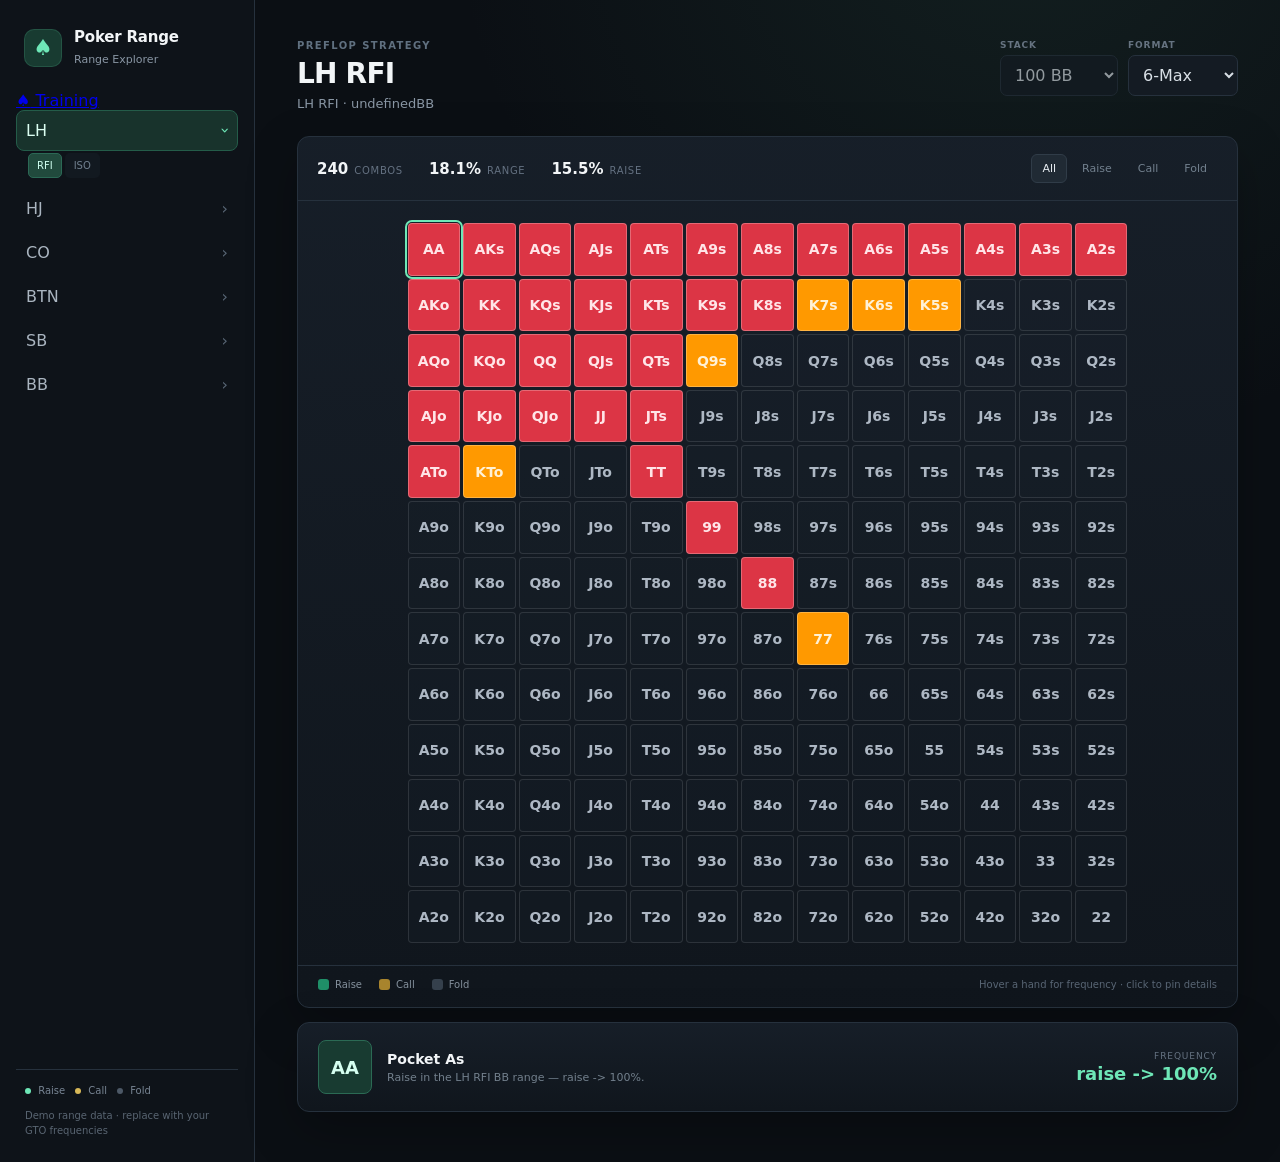
<file: index.html>
<!DOCTYPE html>
<html lang="en">
<head>
  <meta charset="UTF-8">
  <meta name="viewport" content="width=device-width, initial-scale=1.0">
  <title>Poker Range Explorer</title>
  <link rel="stylesheet" href="styles.css">
</head>
<body>

<div class="app">

  <aside class="sidebar">

    <div class="brand">
      <div class="brand-mark">♠</div>
      <div>
        <h1>Poker Range</h1>
        <span>Range Explorer</span>
      </div>
    </div>


    <!-- Training -->
    <a href="training.html" class="training-button">
      <span>♠</span>
      Training
    </a>


    <div class="position-list" id="position-list"></div>

    <div class="sidebar-footer">
      <div class="legend-mini">
        <span><i class="dot raise"></i> Raise</span>
        <span><i class="dot call"></i> Call</span>
        <span><i class="dot fold"></i> Fold</span>
      </div>

      <p>Demo range data · replace with your GTO frequencies</p>
    </div>

  </aside>


  <main class="main">

    <header class="topbar">

      <div>
        <div class="eyebrow">Preflop Strategy</div>

        <h2 id="range-title">CO RFI</h2>

        <p id="range-subtitle">
          Cutoff opens first-in against the remaining players.
        </p>
      </div>


      <div class="controls">

        <label>
          <span>Stack</span>

          <select id="stack" disabled>
            <option>100 BB</option>
          </select>
        </label>


        <label>
          <span>Format</span>

          <select id="format">
            <option value="6max">6-Max</option>
            <option value="9max">9-Max</option>
          </select>
        </label>

      </div>

    </header>


    <section class="range-card">

      <div class="range-toolbar">

        <div class="stats">

          <div>
            <strong id="combo-count">169</strong>
            <span>combos</span>
          </div>

          <div>
            <strong id="range-percent">—</strong>
            <span>range</span>
          </div>

          <div>
            <strong id="raise-percent">—</strong>
            <span>raise</span>
          </div>

        </div>


        <div class="action-filter">

          <button class="filter active" data-action="all">
            All
          </button>

          <button class="filter" data-action="raise">
            Raise
          </button>

          <button class="filter" data-action="call">
            Call
          </button>

          <button class="filter" data-action="fold">
            Fold
          </button>

        </div>

      </div>


      <div class="grid-wrap">
        <div
          class="hand-grid"
          id="hand-grid"
          aria-label="Poker starting hand range">
        </div>
      </div>


      <div class="legend">

        <div>
          <span class="swatch raise"></span>
          <span>Raise</span>
        </div>

        <div>
          <span class="swatch call"></span>
          <span>Call</span>
        </div>

        <div>
          <span class="swatch fold"></span>
          <span>Fold</span>
        </div>

        <div class="legend-note">
          Hover a hand for frequency · click to pin details
        </div>

      </div>

    </section>


    <section class="details-card" id="details-card">

      <div class="details-hand" id="details-hand">
        AA
      </div>

      <div class="details-main">

        <h3 id="details-title">
          Pocket Aces
        </h3>

        <p id="details-copy">
          Click any hand in the matrix to inspect its action and frequency.
        </p>

      </div>

      <div class="frequency">

        <span>Frequency</span>

        <strong id="details-frequency">
          100%
        </strong>

      </div>

    </section>

  </main>

</div>

<script src="data/ranges/main.js"></script>
<script src="data/ranges/LH/rfi.js"></script>
<script src="data/ranges/LH/iso.js"></script>
<script src="data/ranges/HJ/rfi.js"></script>
<script src="data/ranges/CO/rfi.js"></script>
<script src="data/ranges/BTN/rfi.js"></script>
<script src="script.js"></script>

</body>
</html>
</file>
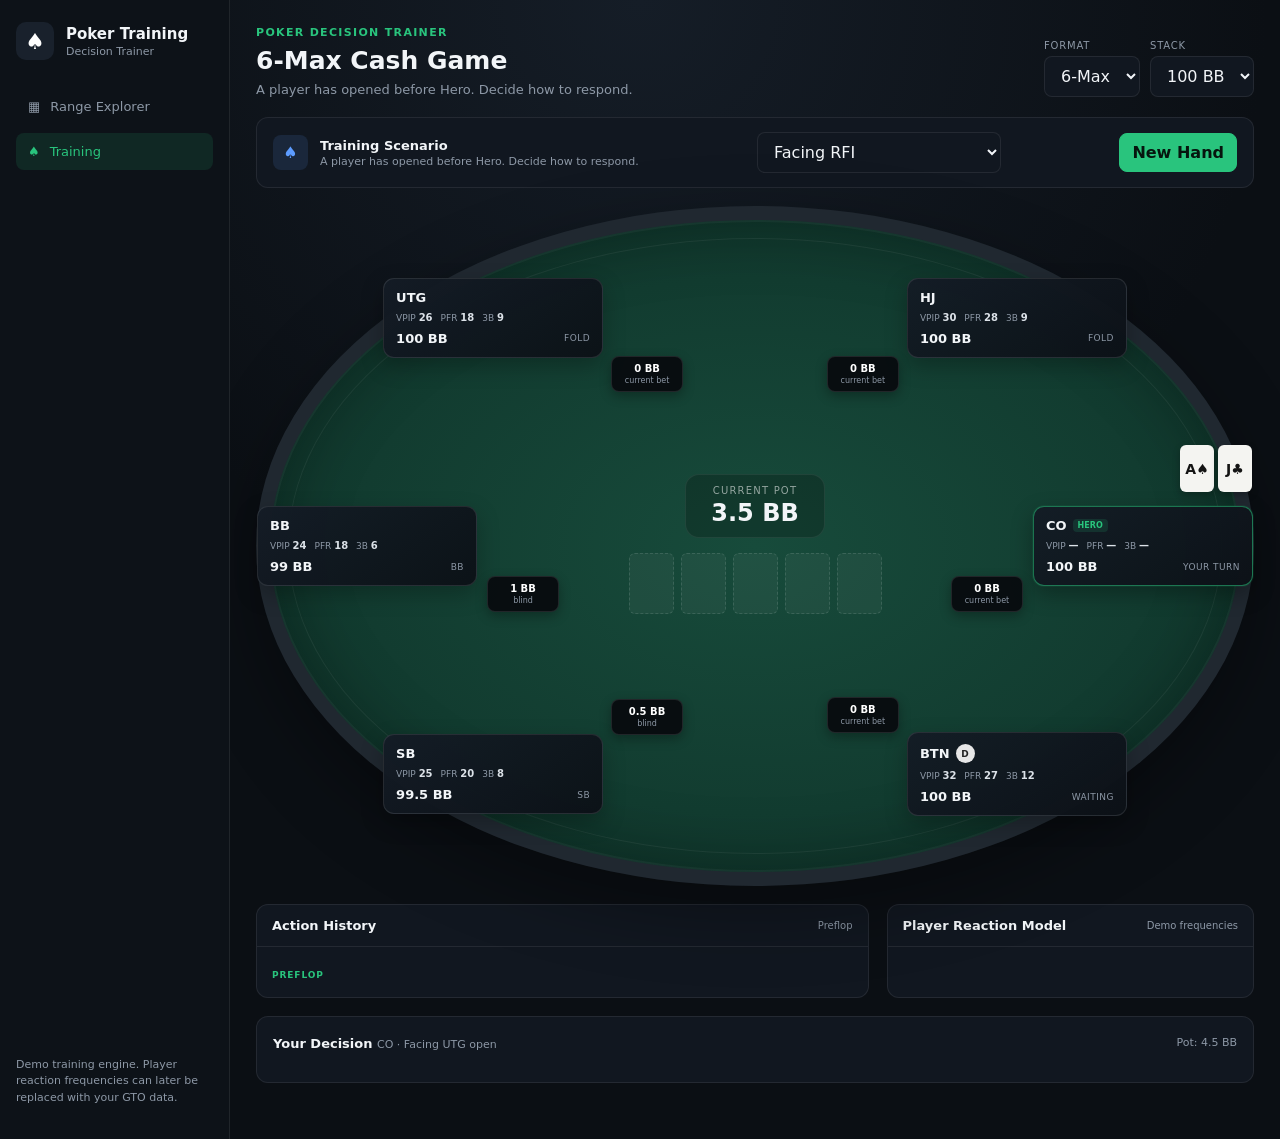
<file: training.html>
<!DOCTYPE html>
<html lang="en">
<head>
  <meta charset="UTF-8">
  <meta name="viewport" content="width=device-width, initial-scale=1.0">

  <title>Poker Training</title>

  <style>
    :root {
      --bg: #0b0f14;
      --panel: #111720;
      --panel-2: #151c26;
      --border: rgba(255,255,255,.08);
      --text: #f2f5f8;
      --muted: #8d98a6;
      --green: #29c47d;
      --green-dark: #123e2b;
      --red: #ef6262;
      --yellow: #e4b84b;
      --blue: #5d9cff;
      --table: #123d31;
      --table-dark: #0b2b22;
    }

    * {
      box-sizing: border-box;
    }

    body {
      margin: 0;
      min-height: 100vh;
      background:
        radial-gradient(circle at top, #151d27 0%, #0b0f14 48%);
      color: var(--text);
      font-family:
        Inter,
        ui-sans-serif,
        system-ui,
        -apple-system,
        BlinkMacSystemFont,
        "Segoe UI",
        sans-serif;
    }

    button,
    select {
      font: inherit;
    }

    button {
      cursor: pointer;
    }

    .app {
      min-height: 100vh;
      display: flex;
    }

    /* -------------------------------------------------- */
    /* SIDEBAR */
    /* -------------------------------------------------- */

    .sidebar {
      width: 230px;
      min-height: 100vh;
      padding: 22px 16px;
      border-right: 1px solid var(--border);
      background: #0d1218;
      display: flex;
      flex-direction: column;
    }

    .brand {
      display: flex;
      align-items: center;
      gap: 12px;
      margin-bottom: 28px;
    }

    .brand-mark {
      width: 38px;
      height: 38px;
      border-radius: 10px;
      display: grid;
      place-items: center;
      background: #19212c;
      color: white;
      font-size: 22px;
    }

    .brand h1 {
      margin: 0;
      font-size: 15px;
    }

    .brand span {
      display: block;
      margin-top: 2px;
      color: var(--muted);
      font-size: 11px;
    }

    .nav-link {
      display: flex;
      align-items: center;
      gap: 10px;
      padding: 11px 12px;
      border-radius: 8px;
      color: var(--muted);
      text-decoration: none;
      font-size: 13px;
      margin-bottom: 8px;
    }

    .nav-link:hover {
      background: rgba(255,255,255,.05);
      color: var(--text);
    }

    .nav-link.active {
      background: rgba(41,196,125,.12);
      color: var(--green);
    }

    .sidebar-footer {
      margin-top: auto;
      color: var(--muted);
      font-size: 11px;
      line-height: 1.5;
    }

    /* -------------------------------------------------- */
    /* MAIN */
    /* -------------------------------------------------- */

    .main {
      flex: 1;
      min-width: 0;
      padding: 26px;
      overflow-x: hidden;
    }

    .topbar {
      max-width: 1500px;
      margin: 0 auto 20px;
      display: flex;
      justify-content: space-between;
      gap: 20px;
      align-items: flex-end;
    }

    .eyebrow {
      color: var(--green);
      font-size: 11px;
      font-weight: 700;
      text-transform: uppercase;
      letter-spacing: .12em;
      margin-bottom: 7px;
    }

    h2 {
      margin: 0;
      font-size: 25px;
    }

    .topbar p {
      margin: 7px 0 0;
      color: var(--muted);
      font-size: 13px;
    }

    .controls {
      display: flex;
      gap: 10px;
      flex-wrap: wrap;
    }

    .control {
      display: flex;
      flex-direction: column;
      gap: 5px;
    }

    .control span {
      font-size: 10px;
      color: var(--muted);
      text-transform: uppercase;
      letter-spacing: .08em;
    }

    select,
    .new-hand {
      border: 1px solid var(--border);
      background: var(--panel);
      color: var(--text);
      border-radius: 8px;
      padding: 9px 12px;
      outline: none;
    }

    .new-hand {
      background: var(--green);
      color: #06150e;
      border-color: var(--green);
      font-weight: 800;
    }

    .new-hand:hover {
      filter: brightness(1.08);
    }

    /* -------------------------------------------------- */
    /* SCENARIO BAR */
    /* -------------------------------------------------- */

    .scenario-bar {
      max-width: 1500px;
      margin: 0 auto 18px;
      padding: 14px 16px;
      border: 1px solid var(--border);
      background: var(--panel);
      border-radius: 12px;

      display: flex;
      align-items: center;
      justify-content: space-between;
      gap: 15px;
      flex-wrap: wrap;
    }

    .scenario-info {
      display: flex;
      align-items: center;
      gap: 12px;
    }

    .scenario-icon {
      width: 35px;
      height: 35px;
      border-radius: 8px;
      display: grid;
      place-items: center;
      background: rgba(93,156,255,.12);
      color: var(--blue);
    }

    .scenario-info strong {
      display: block;
      font-size: 13px;
    }

    .scenario-info span {
      display: block;
      color: var(--muted);
      font-size: 11px;
      margin-top: 2px;
    }

    /* -------------------------------------------------- */
    /* TABLE */
    /* -------------------------------------------------- */

    .table-container {
      max-width: 1500px;
      margin: 0 auto;
    }

    .poker-table {
      position: relative;
      width: 100%;
      height: 680px;
      min-height: 680px;
      border-radius: 50%;
      background:
        radial-gradient(
          ellipse at center,
          #174b3b 0%,
          #123c30 58%,
          #0c2d24 100%
        );

      border: 14px solid #202830;
      box-shadow:
        inset 0 0 0 2px rgba(255,255,255,.04),
        inset 0 0 70px rgba(0,0,0,.3),
        0 25px 70px rgba(0,0,0,.35);
    }

    .table-felt {
      position: absolute;
      inset: 18px;
      border-radius: 50%;
      border: 1px solid rgba(255,255,255,.06);
      pointer-events: none;
    }

    /* -------------------------------------------------- */
    /* CENTER */
    /* -------------------------------------------------- */

    .table-center {
      position: absolute;
      left: 50%;
      top: 50%;
      transform: translate(-50%, -50%);
      width: 420px;
      text-align: center;
      pointer-events: none;
    }

    .pot-display {
      display: inline-flex;
      flex-direction: column;
      align-items: center;
      padding: 10px 25px;
      border-radius: 14px;
      background: rgba(0,0,0,.22);
      border: 1px solid rgba(255,255,255,.07);
      margin-bottom: 15px;
    }

    .pot-label {
      color: rgba(255,255,255,.55);
      font-size: 10px;
      text-transform: uppercase;
      letter-spacing: .12em;
    }

    .pot-value {
      margin-top: 3px;
      font-size: 24px;
      font-weight: 800;
    }

    .board {
      display: flex;
      justify-content: center;
      gap: 7px;
      min-height: 65px;
    }

    .card {
      width: 45px;
      height: 61px;
      border-radius: 6px;
      background: #f4f4f1;
      color: #141414;
      display: grid;
      place-items: center;
      font-weight: 800;
      font-size: 17px;
      box-shadow: 0 3px 7px rgba(0,0,0,.25);
    }

    .card.red {
      color: #d63838;
    }

    .card.empty {
      background: rgba(255,255,255,.045);
      border: 1px dashed rgba(255,255,255,.12);
      color: transparent;
      box-shadow: none;
    }

    /* -------------------------------------------------- */
    /* PLAYER SEATS */
    /* -------------------------------------------------- */

    .seat {
      position: absolute;
      width: 220px;
      transform: translate(-50%, -50%);
    }

    .seat-utg {
      left: 23%;
      top: 15%;
    }

    .seat-hj {
      left: 77%;
      top: 15%;
    }

    .seat-co {
      left: 90%;
      top: 50%;
    }

    .seat-btn {
      left: 77%;
      top: 85%;
    }

    .seat-sb {
      left: 23%;
      top: 85%;
    }

    .seat-bb {
      left: 10%;
      top: 50%;
    }

    .player-hud {
      position: relative;
      padding: 11px 12px;
      border: 1px solid rgba(255,255,255,.10);
      background:
        linear-gradient(
          145deg,
          rgba(20,28,38,.97),
          rgba(12,17,23,.97)
        );
      border-radius: 11px;
      box-shadow: 0 8px 22px rgba(0,0,0,.25);
    }

    .player-hud.hero {
      border-color: rgba(41,196,125,.55);
      box-shadow:
        0 0 0 1px rgba(41,196,125,.08),
        0 8px 22px rgba(0,0,0,.3);
    }

    .player-top {
      display: flex;
      justify-content: space-between;
      align-items: center;
      gap: 8px;
    }

    .player-position {
      display: flex;
      align-items: center;
      gap: 6px;
      font-weight: 800;
      font-size: 13px;
    }

    .hero-badge {
      padding: 2px 5px;
      border-radius: 4px;
      background: rgba(41,196,125,.14);
      color: var(--green);
      font-size: 8px;
      font-weight: 800;
    }

    .dealer-badge {
      width: 19px;
      height: 19px;
      border-radius: 50%;
      display: grid;
      place-items: center;
      background: #e7e7e7;
      color: #222;
      font-size: 9px;
      font-weight: 900;
    }

    .stats-row {
      display: flex;
      gap: 8px;
      margin-top: 7px;
      color: var(--muted);
      font-size: 9px;
    }

    .stats-row strong {
      color: #dce2e8;
      font-size: 10px;
    }

    .stack-row {
      margin-top: 8px;
      display: flex;
      justify-content: space-between;
      align-items: center;
    }

    .stack {
      font-size: 13px;
      font-weight: 800;
    }

    .status {
      color: var(--muted);
      font-size: 9px;
      text-transform: uppercase;
      letter-spacing: .05em;
    }

    /* -------------------------------------------------- */
    /* BET CHIP */
    /* -------------------------------------------------- */

    .bet-marker {
      position: absolute;
      min-width: 72px;
      padding: 6px 9px;
      border-radius: 8px;
      background: rgba(8,11,15,.95);
      border: 1px solid rgba(255,255,255,.10);
      color: #fff;
      text-align: center;
      font-size: 10px;
      font-weight: 800;
      box-shadow: 0 4px 12px rgba(0,0,0,.3);
      white-space: nowrap;
    }

    .bet-marker span {
      display: block;
      color: var(--muted);
      font-size: 8px;
      font-weight: 500;
      margin-top: 2px;
    }

    .seat-utg .bet-marker {
      right: -80px;
      bottom: -34px;
    }

    .seat-hj .bet-marker {
      left: -80px;
      bottom: -34px;
    }

    .seat-co .bet-marker {
      left: -82px;
      top: 70px;
    }

    .seat-btn .bet-marker {
      left: -80px;
      top: -35px;
    }

    .seat-sb .bet-marker {
      right: -80px;
      top: -35px;
    }

    .seat-bb .bet-marker {
      right: -82px;
      top: 70px;
    }

    /* -------------------------------------------------- */
    /* HERO CARDS */
    /* -------------------------------------------------- */

    .hero-cards {
      position: absolute;
      display: flex;
      gap: 4px;
      top: -62px;
      right: 0;
    }

    .hero-cards .card {
      width: 34px;
      height: 47px;
      font-size: 14px;
    }

    /* -------------------------------------------------- */
    /* ACTION PANEL */
    /* -------------------------------------------------- */

    .below-table {
      max-width: 1500px;
      margin: 18px auto 0;
      display: grid;
      grid-template-columns: 1.25fr .75fr;
      gap: 18px;
    }

    .panel {
      border: 1px solid var(--border);
      background: var(--panel);
      border-radius: 12px;
      overflow: hidden;
    }

    .panel-header {
      padding: 13px 15px;
      border-bottom: 1px solid var(--border);
      display: flex;
      justify-content: space-between;
      align-items: center;
    }

    .panel-header h3 {
      margin: 0;
      font-size: 13px;
    }

    .panel-header span {
      color: var(--muted);
      font-size: 10px;
    }

    .action-history {
      padding: 12px 15px;
      max-height: 220px;
      overflow-y: auto;
    }

    .action-row {
      display: grid;
      grid-template-columns: 55px 1fr auto;
      gap: 10px;
      align-items: center;
      padding: 8px 0;
      border-bottom: 1px solid rgba(255,255,255,.045);
      font-size: 11px;
    }

    .action-row:last-child {
      border-bottom: 0;
    }

    .action-position {
      font-weight: 800;
    }

    .action-name {
      color: var(--muted);
    }

    .action-amount {
      font-weight: 800;
    }

    .street-label {
      margin: 11px 0 5px;
      color: var(--green);
      font-size: 9px;
      font-weight: 800;
      text-transform: uppercase;
      letter-spacing: .1em;
    }

    /* -------------------------------------------------- */
    /* REACTION PANEL */
    /* -------------------------------------------------- */

    .reaction-content {
      padding: 15px;
    }

    .reaction-player {
      margin-bottom: 13px;
    }

    .reaction-player:last-child {
      margin-bottom: 0;
    }

    .reaction-name {
      display: flex;
      justify-content: space-between;
      font-size: 11px;
      margin-bottom: 6px;
    }

    .reaction-name span {
      color: var(--muted);
    }

    .reaction-bars {
      display: flex;
      height: 7px;
      overflow: hidden;
      border-radius: 5px;
      background: #202731;
    }

    .reaction-bars div {
      height: 100%;
    }

    .reaction-fold {
      background: #59616d;
    }

    .reaction-call {
      background: #5d9cff;
    }

    .reaction-raise {
      background: var(--green);
    }

    .reaction-fourbet {
      background: var(--yellow);
    }

    .reaction-legend {
      display: flex;
      gap: 9px;
      margin-top: 6px;
      color: var(--muted);
      font-size: 8px;
    }

    .legend-dot {
      display: inline-block;
      width: 6px;
      height: 6px;
      border-radius: 50%;
      margin-right: 3px;
    }

    /* -------------------------------------------------- */
    /* DECISION */
    /* -------------------------------------------------- */

    .decision-panel {
      max-width: 1500px;
      margin: 18px auto 30px;
      padding: 16px;
      border: 1px solid var(--border);
      background: var(--panel);
      border-radius: 12px;
    }

    .decision-header {
      display: flex;
      justify-content: space-between;
      align-items: center;
      gap: 15px;
    }

    .decision-header strong {
      font-size: 13px;
    }

    .decision-header span {
      color: var(--muted);
      font-size: 11px;
    }

    .decision-buttons {
      display: flex;
      flex-wrap: wrap;
      gap: 9px;
      margin-top: 14px;
    }

    .decision-button {
      flex: 1;
      min-width: 100px;
      border: 1px solid var(--border);
      border-radius: 8px;
      padding: 12px;
      color: var(--text);
      background: #181f28;
      font-weight: 800;
      font-size: 12px;
    }

    .decision-button:hover {
      border-color: rgba(255,255,255,.2);
      background: #202934;
    }

    .decision-button.primary {
      background: rgba(41,196,125,.13);
      border-color: rgba(41,196,125,.35);
      color: var(--green);
    }

    .decision-button.danger {
      background: rgba(239,98,98,.10);
      border-color: rgba(239,98,98,.25);
      color: #f17b7b;
    }

    .feedback {
      display: none;
      margin-top: 14px;
      padding: 12px;
      border-radius: 8px;
      font-size: 11px;
      line-height: 1.5;
    }

    .feedback.show {
      display: block;
    }

    .feedback.correct {
      background: rgba(41,196,125,.09);
      border: 1px solid rgba(41,196,125,.2);
      color: #9be7c4;
    }

    .feedback.incorrect {
      background: rgba(239,98,98,.08);
      border: 1px solid rgba(239,98,98,.2);
      color: #f2a3a3;
    }

    /* -------------------------------------------------- */
    /* RESPONSIVE */
    /* -------------------------------------------------- */

    @media (max-width: 1100px) {
      .sidebar {
        width: 190px;
      }

      .poker-table {
        height: 600px;
        min-height: 600px;
      }

      .seat {
        width: 190px;
      }

      .player-hud {
        padding: 9px;
      }

      .below-table {
        grid-template-columns: 1fr;
      }
    }

    @media (max-width: 800px) {
      .app {
        display: block;
      }

      .sidebar {
        width: 100%;
        min-height: auto;
        border-right: 0;
        border-bottom: 1px solid var(--border);
      }

      .sidebar-footer {
        display: none;
      }

      .main {
        padding: 15px;
      }

      .topbar {
        display: block;
      }

      .controls {
        margin-top: 15px;
      }

      .poker-table {
        height: 720px;
        min-height: 720px;
        border-radius: 35px;
      }

      .seat {
        width: 175px;
      }

      .seat-utg {
        left: 25%;
        top: 14%;
      }

      .seat-hj {
        left: 75%;
        top: 14%;
      }

      .seat-co {
        left: 86%;
        top: 42%;
      }

      .seat-btn {
        left: 75%;
        top: 84%;
      }

      .seat-sb {
        left: 25%;
        top: 84%;
      }

      .seat-bb {
        left: 14%;
        top: 42%;
      }

      .table-center {
        width: 300px;
      }

      .card {
        width: 38px;
        height: 53px;
      }
    }

    @media (max-width: 560px) {
      .poker-table {
        height: 760px;
        min-height: 760px;
        border-width: 8px;
      }

      .seat {
        width: 145px;
      }

      .stats-row {
        gap: 5px;
        font-size: 8px;
      }

      .stats-row strong {
        font-size: 9px;
      }

      .player-position {
        font-size: 11px;
      }

      .stack {
        font-size: 11px;
      }

      .table-center {
        width: 230px;
      }

      .pot-display {
        padding: 8px 15px;
      }

      .pot-value {
        font-size: 19px;
      }

      .card {
        width: 32px;
        height: 46px;
        font-size: 13px;
      }

      .below-table {
        display: block;
      }

      .panel {
        margin-bottom: 15px;
      }
    }
  </style>
</head>

<body>

<div class="app">

  <!-- SIDEBAR -->

  <aside class="sidebar">

    <div class="brand">
      <div class="brand-mark">♠</div>

      <div>
        <h1>Poker Training</h1>
        <span>Decision Trainer</span>
      </div>
    </div>

    <a href="index.html" class="nav-link">
      <span>▦</span>
      Range Explorer
    </a>

    <a href="training.html" class="nav-link active">
      <span>♠</span>
      Training
    </a>

    <div class="sidebar-footer">
      <p>
        Demo training engine.
        Player reaction frequencies can later
        be replaced with your GTO data.
      </p>
    </div>

  </aside>


  <!-- MAIN -->

  <main class="main">

    <header class="topbar">

      <div>
        <div class="eyebrow">Poker Decision Trainer</div>

        <h2 id="page-title">
          6-Max Cash Game
        </h2>

        <p id="scenario-description">
          Face a preflop raise and make the correct decision.
        </p>
      </div>


      <div class="controls">

        <label class="control">
          <span>Format</span>

          <select id="format-select">
            <option value="6max">6-Max</option>
          </select>
        </label>

        <label class="control">
          <span>Stack</span>

          <select id="stack-select">
            <option value="100">100 BB</option>
            <option value="50">50 BB</option>
            <option value="25">25 BB</option>
          </select>
        </label>

      </div>

    </header>


    <!-- SCENARIO SELECTOR -->

    <section class="scenario-bar">

      <div class="scenario-info">

        <div class="scenario-icon">
          ♠
        </div>

        <div>
          <strong>Training Scenario</strong>
          <span id="scenario-help">
            Select the type of poker situation you want to train.
          </span>
        </div>

      </div>


      <select id="scenario-select">

        <option value="rfi">
          RFI — Open First In
        </option>

        <option value="facing-rfi" selected>
          Facing RFI
        </option>

        <option value="facing-3bet">
          Facing 3-Bet
        </option>

        <option value="blind-vs-blind">
          Blind vs Blind
        </option>

        <option value="limped-pot">
          Limped Pot
        </option>

        <option value="3bet-pot">
          3-Bet Pot
        </option>

        <option value="4bet-pot">
          4-Bet Pot
        </option>

        <option value="flop-srp">
          Flop — Single Raised Pot
        </option>

        <option value="flop-3bet">
          Flop — 3-Bet Pot
        </option>

        <option value="turn">
          Turn Decision
        </option>

        <option value="river">
          River Decision
        </option>

      </select>


      <button class="new-hand" id="new-hand">
        New Hand
      </button>

    </section>


    <!-- POKER TABLE -->

    <section class="table-container">

      <div class="poker-table">

        <div class="table-felt"></div>


        <!-- CENTER OF TABLE -->

        <div class="table-center">

          <div class="pot-display">

            <div class="pot-label">
              Current Pot
            </div>

            <div class="pot-value" id="pot-value">
              3.5 BB
            </div>

          </div>


          <div class="board" id="board">

            <div class="card empty"></div>
            <div class="card empty"></div>
            <div class="card empty"></div>
            <div class="card empty"></div>
            <div class="card empty"></div>

          </div>

        </div>


        <!-- UTG -->

        <div class="seat seat-utg" data-position="UTG">

          <div class="player-hud" id="hud-UTG">

            <div class="player-top">

              <div class="player-position">
                <span>UTG</span>
              </div>

            </div>

            <div class="stats-row">
              <span>VPIP <strong id="vpip-UTG">21</strong></span>
              <span>PFR <strong id="pfr-UTG">17</strong></span>
              <span>3B <strong id="threebet-UTG">7</strong></span>
            </div>

            <div class="stack-row">
              <span class="stack" id="stack-UTG">100 BB</span>
              <span class="status" id="status-UTG">Waiting</span>
            </div>

          </div>

          <div class="bet-marker" id="bet-UTG">
            0 BB
            <span>current bet</span>
          </div>

        </div>


        <!-- HJ -->

        <div class="seat seat-hj" data-position="HJ">

          <div class="player-hud" id="hud-HJ">

            <div class="player-top">

              <div class="player-position">
                <span>HJ</span>
              </div>

            </div>

            <div class="stats-row">
              <span>VPIP <strong id="vpip-HJ">24</strong></span>
              <span>PFR <strong id="pfr-HJ">19</strong></span>
              <span>3B <strong id="threebet-HJ">8</strong></span>
            </div>

            <div class="stack-row">
              <span class="stack" id="stack-HJ">100 BB</span>
              <span class="status" id="status-HJ">Waiting</span>
            </div>

          </div>

          <div class="bet-marker" id="bet-HJ">
            0 BB
            <span>current bet</span>
          </div>

        </div>


        <!-- CO -->

        <div class="seat seat-co" data-position="CO">

          <div class="player-hud hero" id="hud-CO">

            <div class="hero-cards" id="hero-cards">
              <div class="card">A♠</div>
              <div class="card">J♣</div>
            </div>

            <div class="player-top">

              <div class="player-position">

                <span>CO</span>

                <span class="hero-badge">
                  HERO
                </span>

              </div>

            </div>

            <div class="stats-row">
              <span>VPIP <strong>—</strong></span>
              <span>PFR <strong>—</strong></span>
              <span>3B <strong>—</strong></span>
            </div>

            <div class="stack-row">
              <span class="stack" id="stack-CO">100 BB</span>
              <span class="status" id="status-CO">YOUR TURN</span>
            </div>

          </div>

          <div class="bet-marker" id="bet-CO">
            0 BB
            <span>current bet</span>
          </div>

        </div>


        <!-- BTN -->

        <div class="seat seat-btn" data-position="BTN">

          <div class="player-hud" id="hud-BTN">

            <div class="player-top">

              <div class="player-position">

                <span>BTN</span>

                <span class="dealer-badge">
                  D
                </span>

              </div>

            </div>

            <div class="stats-row">
              <span>VPIP <strong id="vpip-BTN">32</strong></span>
              <span>PFR <strong id="pfr-BTN">27</strong></span>
              <span>3B <strong id="threebet-BTN">12</strong></span>
            </div>

            <div class="stack-row">
              <span class="stack" id="stack-BTN">100 BB</span>
              <span class="status" id="status-BTN">Waiting</span>
            </div>

          </div>

          <div class="bet-marker" id="bet-BTN">
            0 BB
            <span>current bet</span>
          </div>

        </div>


        <!-- SB -->

        <div class="seat seat-sb" data-position="SB">

          <div class="player-hud" id="hud-SB">

            <div class="player-top">

              <div class="player-position">
                <span>SB</span>
              </div>

            </div>

            <div class="stats-row">
              <span>VPIP <strong id="vpip-SB">25</strong></span>
              <span>PFR <strong id="pfr-SB">20</strong></span>
              <span>3B <strong id="threebet-SB">8</strong></span>
            </div>

            <div class="stack-row">
              <span class="stack" id="stack-SB">99.5 BB</span>
              <span class="status" id="status-SB">SB</span>
            </div>

          </div>

          <div class="bet-marker" id="bet-SB">
            0.5 BB
            <span>blind</span>
          </div>

        </div>


        <!-- BB -->

        <div class="seat seat-bb" data-position="BB">

          <div class="player-hud" id="hud-BB">

            <div class="player-top">

              <div class="player-position">
                <span>BB</span>
              </div>

            </div>

            <div class="stats-row">
              <span>VPIP <strong id="vpip-BB">24</strong></span>
              <span>PFR <strong id="pfr-BB">18</strong></span>
              <span>3B <strong id="threebet-BB">6</strong></span>
            </div>

            <div class="stack-row">
              <span class="stack" id="stack-BB">99 BB</span>
              <span class="status" id="status-BB">BB</span>
            </div>

          </div>

          <div class="bet-marker" id="bet-BB">
            1 BB
            <span>blind</span>
          </div>

        </div>

      </div>

    </section>


    <!-- LOWER INFORMATION -->

    <section class="below-table">

      <!-- ACTION HISTORY -->

      <div class="panel">

        <div class="panel-header">

          <h3>Action History</h3>

          <span id="street-display">
            Preflop
          </span>

        </div>

        <div class="action-history" id="action-history">

          <div class="street-label">
            Preflop
          </div>

        </div>

      </div>


      <!-- PLAYER REACTIONS -->

      <div class="panel">

        <div class="panel-header">

          <h3>Player Reaction Model</h3>

          <span>Demo frequencies</span>

        </div>

        <div class="reaction-content" id="reaction-content">

        </div>

      </div>

    </section>


    <!-- DECISION -->

    <section class="decision-panel">

      <div class="decision-header">

        <div>
          <strong id="decision-title">
            Your Decision
          </strong>

          <span id="decision-subtitle">
            CO · Facing UTG open
          </span>
        </div>

        <span id="decision-pot">
          Pot: 4.5 BB
        </span>

      </div>


      <div class="decision-buttons" id="decision-buttons">

      </div>


      <div class="feedback" id="feedback">

      </div>

    </section>

  </main>

</div>


<script>

  /* ==================================================
     TRAINING DATA
  ================================================== */

  const positions = [
    "UTG",
    "HJ",
    "CO",
    "BTN",
    "SB",
    "BB"
  ];


  const scenarioDescriptions = {

    "rfi":
      "Choose whether Hero should open the pot first-in.",

    "facing-rfi":
      "A player has opened before Hero. Decide how to respond.",

    "facing-3bet":
      "Hero opened and is now facing a 3-bet.",

    "blind-vs-blind":
      "A blind-vs-blind situation with a wide range.",

    "limped-pot":
      "A player has limped and Hero must decide how to respond.",

    "3bet-pot":
      "Hero is playing a pot that was 3-bet preflop.",

    "4bet-pot":
      "Hero is facing a 4-bet decision.",

    "flop-srp":
      "A single-raised pot has reached the flop.",

    "flop-3bet":
      "A 3-bet pot has reached the flop.",

    "turn":
      "The hand has reached the turn and Hero must act.",

    "river":
      "The hand has reached the river and Hero must act."
  };


  /*
    Player profiles.

    These are intentionally separated from the
    table state so they can later be replaced by
    real population or GTO reaction data.
  */

  const playerProfiles = {

    TAG: {
      reactions: {
        fold: 45,
        call: 35,
        raise: 20
      }
    },

    REG: {
      reactions: {
        fold: 35,
        call: 40,
        raise: 25
      }
    },

    LAG: {
      reactions: {
        fold: 25,
        call: 35,
        raise: 40
      }
    },

    FISH: {
      reactions: {
        fold: 20,
        call: 55,
        raise: 25
      }
    }
  };


  /* ==================================================
     STATE
  ================================================== */

  let state = null;


  /* ==================================================
     HELPERS
  ================================================== */

  function random(min, max) {
    return Math.floor(
      Math.random() * (max - min + 1)
    ) + min;
  }


  function randomChoice(array) {
    return array[
      Math.floor(Math.random() * array.length)
    ];
  }


  function generateStats() {

    const vpip = random(18, 38);

    const pfr = random(
      Math.max(12, vpip - 8),
      Math.max(13, vpip - 2)
    );

    const threeBet = random(4, 14);

    return {
      vpip,
      pfr,
      threeBet
    };
  }


  function determineProfile(stats) {

    if (stats.vpip >= 32) {
      return "LAG";
    }

    if (stats.vpip >= 27) {
      return "FISH";
    }

    if (
      stats.vpip <= 22 &&
      stats.pfr <= 19
    ) {
      return "TAG";
    }

    return "REG";
  }


  function randomCard() {

    const ranks = [
      "A",
      "K",
      "Q",
      "J",
      "T",
      "9",
      "8",
      "7",
      "6",
      "5",
      "4",
      "3",
      "2"
    ];

    const suits = [
      "♠",
      "♥",
      "♦",
      "♣"
    ];

    return (
      randomChoice(ranks) +
      randomChoice(suits)
    );
  }


  function generateCards(count) {

    const cards = [];

    while (cards.length < count) {

      const card = randomCard();

      if (!cards.includes(card)) {
        cards.push(card);
      }
    }

    return cards;
  }


  function cardIsRed(card) {

    return (
      card.includes("♥") ||
      card.includes("♦")
    );
  }


  /* ==================================================
     PLAYER GENERATION
  ================================================== */

  function createPlayers(heroPosition) {

    const players = {};

    positions.forEach(position => {

      const stats = generateStats();

      players[position] = {

        position,

        stack: Number(
          document.getElementById("stack-select").value
        ),

        vpip: stats.vpip,
        pfr: stats.pfr,
        threeBet: stats.threeBet,

        profile: determineProfile(stats),

        currentBet: 0,

        action: "waiting",

        folded: false,

        holeCards: []
      };

    });


    /*
      Hero does not need opponent statistics.
    */

    players[heroPosition].isHero = true;


    /*
      Blinds.
    */

    players.SB.currentBet = .5;

    players.BB.currentBet = 1;

    players.SB.stack -= .5;

    players.BB.stack -= 1;


    return players;
  }


  /* ==================================================
     SCENARIO GENERATION
  ================================================== */

  function generateScenario() {

    const scenario =
      document.getElementById("scenario-select").value;

    let heroPosition =
      randomChoice(positions);

    /*
      For easier training, make Hero a
      position relevant to the selected scenario.
    */

    if (scenario === "rfi") {
      heroPosition = randomChoice([
        "UTG",
        "HJ",
        "CO",
        "BTN"
      ]);
    }

    if (scenario === "facing-rfi") {
      heroPosition = randomChoice([
        "HJ",
        "CO",
        "BTN",
        "SB",
        "BB"
      ]);
    }

    if (scenario === "blind-vs-blind") {
      heroPosition = randomChoice([
        "SB",
        "BB"
      ]);
    }


    const players =
      createPlayers(heroPosition);


    const heroCards =
      generateCards(2);


    const board =
      generateCards(
        scenario === "flop-srp" ||
        scenario === "flop-3bet" ||
        scenario === "turn" ||
        scenario === "river"
          ? 5
          : 0
      );


    const actions = [];


    /*
      Start with blinds.
    */

    actions.push({
      position: "SB",
      action: "blind",
      amount: .5
    });

    actions.push({
      position: "BB",
      action: "blind",
      amount: 1
    });


    let pot = 1.5;


    /*
      Scenario: RFI
    */

    if (scenario === "rfi") {

      const hero = players[heroPosition];

      hero.action = "decision";

    }


    /*
      Scenario: Facing RFI
    */

    if (scenario === "facing-rfi") {

      const heroIndex =
        positions.indexOf(heroPosition);

      const possibleOpeners =
        positions.slice(0, heroIndex);

      let opener =
        randomChoice(
          possibleOpeners.length
            ? possibleOpeners
            : ["UTG"]
        );


      /*
        If Hero is in BB/SB, create a BTN/CO
        style opener.
      */

      if (
        heroPosition === "SB" ||
        heroPosition === "BB"
      ) {
        opener = "BTN";
      }


      players[opener].action = "raise";
      players[opener].currentBet = 2.5;
      players[opener].stack -= 2.5;

      actions.push({
        position: opener,
        action: "raise",
        amount: 2.5
      });


      pot += 2.5;


      positions.forEach(position => {

        if (
          position === heroPosition ||
          position === opener ||
          position === "SB" ||
          position === "BB"
        ) {
          return;
        }

        players[position].action = "fold";
        players[position].folded = true;

        actions.push({
          position,
          action: "fold"
        });

      });


      players[heroPosition].action = "decision";

    }


    /*
      Scenario: Facing 3-bet
    */

    if (scenario === "facing-3bet") {

      const opener = "CO";

      players[opener].action = "raise";
      players[opener].currentBet = 2.5;
      players[opener].stack -= 2.5;

      actions.push({
        position: opener,
        action: "raise",
        amount: 2.5
      });

      pot += 2.5;


      const threeBettor = "BTN";

      players[threeBettor].action = "3bet";
      players[threeBettor].currentBet = 9;
      players[threeBettor].stack -= 9;

      actions.push({
        position: threeBettor,
        action: "3bet",
        amount: 9
      });

      pot += 9;


      players[heroPosition].action = "decision";

    }


    /*
      Blind vs blind
    */

    if (scenario === "blind-vs-blind") {

      if (heroPosition === "BB") {

        players.SB.action = "raise";
        players.SB.currentBet = 3;
        players.SB.stack -= 3;

        actions.push({
          position: "SB",
          action: "raise",
          amount: 3
        });

        pot += 3;

      } else {

        players.SB.action = "decision";

      }


      players[heroPosition].action = "decision";
    }


    /*
      Limped pot
    */

    if (scenario === "limped-pot") {

      const limper = "CO";

      players[limper].action = "limp";
      players[limper].currentBet = 1;
      players[limper].stack -= 1;

      actions.push({
        position: limper,
        action: "limp",
        amount: 1
      });

      pot += 1;

      players[heroPosition].action = "decision";
    }


    /*
      3-bet / 4-bet pots
    */

    if (scenario === "3bet-pot") {

      players.CO.action = "raise";
      players.CO.currentBet = 2.5;
      players.CO.stack -= 2.5;

      actions.push({
        position: "CO",
        action: "raise",
        amount: 2.5
      });

      pot += 2.5;


      players.BTN.action = "3bet";
      players.BTN.currentBet = 9;
      players.BTN.stack -= 9;

      actions.push({
        position: "BTN",
        action: "3bet",
        amount: 9
      });

      pot += 9;

      players[heroPosition].action = "decision";
    }


    if (scenario === "4bet-pot") {

      players.CO.action = "raise";
      players.CO.currentBet = 2.5;
      players.CO.stack -= 2.5;

      actions.push({
        position: "CO",
        action: "raise",
        amount: 2.5
      });

      pot += 2.5;


      players.BTN.action = "3bet";
      players.BTN.currentBet = 9;
      players.BTN.stack -= 9;

      actions.push({
        position: "BTN",
        action: "3bet",
        amount: 9
      });

      pot += 9;


      players.CO.action = "4bet";
      players.CO.currentBet = 22;
      players.CO.stack -= 22;

      actions.push({
        position: "CO",
        action: "4bet",
        amount: 22
      });

      pot += 22;

      players[heroPosition].action = "decision";
    }


    /*
      Postflop scenarios.
    */

    if (
      scenario === "flop-srp" ||
      scenario === "flop-3bet" ||
      scenario === "turn" ||
      scenario === "river"
    ) {

      /*
        Create a believable preflop pot.
      */

      if (scenario === "flop-srp") {

        players.CO.action = "raise";
        players.CO.currentBet = 2.5;
        players.CO.stack -= 2.5;

        actions.push({
          position: "CO",
          action: "raise",
          amount: 2.5
        });

        pot += 2.5;

      }


      if (scenario === "flop-3bet") {

        players.CO.action = "raise";
        players.CO.currentBet = 2.5;
        players.CO.stack -= 2.5;

        actions.push({
          position: "CO",
          action: "raise",
          amount: 2.5
        });

        pot += 2.5;


        players.BTN.action = "3bet";
        players.BTN.currentBet = 9;
        players.BTN.stack -= 9;

        actions.push({
          position: "BTN",
          action: "3bet",
          amount: 9
        });

        pot += 9;

      }


      /*
        Add flop action.
      */

      if (
        scenario === "flop-srp" ||
        scenario === "flop-3bet"
      ) {

        const bettor =
          heroPosition === "CO"
            ? "BTN"
            : "CO";

        players[bettor].action = "bet";

        actions.push({
          street: "flop",
          position: bettor,
          action: "bet",
          amount: Math.round(pot * .5 * 10) / 10
        });

      }


      /*
        Turn and river have additional action.
      */

      if (scenario === "turn") {

        actions.push({
          street: "flop",
          position: "BTN",
          action: "check"
        });

        actions.push({
          street: "turn",
          position: "BTN",
          action: "bet",
          amount: 6
        });

        pot += 6;
      }


      if (scenario === "river") {

        actions.push({
          street: "flop",
          position: "BTN",
          action: "check"
        });

        actions.push({
          street: "turn",
          position: "BTN",
          action: "check"
        });

        actions.push({
          street: "river",
          position: "BTN",
          action: "bet",
          amount: 12
        });

        pot += 12;
      }


      players[heroPosition].action = "decision";

    }


    /*
      Determine decision actions.
    */

    let availableActions = [
      "fold",
      "call",
      "raise"
    ];


    if (scenario === "rfi") {
      availableActions = [
        "fold",
        "raise"
      ];
    }

    if (scenario === "limped-pot") {
      availableActions = [
        "check",
        "raise"
      ];
    }

    if (scenario === "facing-3bet") {
      availableActions = [
        "fold",
        "call",
        "4bet"
      ];
    }

    if (scenario === "4bet-pot") {
      availableActions = [
        "fold",
        "call",
        "all-in"
      ];
    }

    if (
      scenario === "flop-srp" ||
      scenario === "flop-3bet" ||
      scenario === "turn" ||
      scenario === "river"
    ) {
      availableActions = [
        "fold",
        "call",
        "raise"
      ];
    }


    /*
      Demo correct answer.

      This is intentionally simple.
      Later this can be replaced with
      exact hand/range/GTO frequencies.
    */

    const rank = heroCards[0][0];

    let correctAction = "fold";

    if (
      ["A", "K"].includes(rank)
    ) {
      correctAction = "raise";
    }

    if (
      ["Q", "J"].includes(rank)
    ) {
      correctAction =
        availableActions.includes("call")
          ? "call"
          : "raise";
    }


    if (scenario === "rfi") {
      correctAction =
        ["A", "K", "Q", "J", "T"].includes(rank)
          ? "raise"
          : "fold";
    }


    if (scenario === "facing-3bet") {

      correctAction =
        ["A", "K"].includes(rank)
          ? "4bet"
          : "call";

    }


    if (scenario === "4bet-pot") {

      correctAction =
        rank === "A"
          ? "all-in"
          : "fold";

    }


    if (
      !availableActions.includes(correctAction)
    ) {
      correctAction =
        availableActions[
          Math.min(
            1,
            availableActions.length - 1
          )
        ];
    }


    state = {

      scenario,

      hero: {
        position: heroPosition,
        cards: heroCards
      },

      players,

      board,

      actions,

      pot,

      availableActions,

      correctAction,

      answered: false

    };


    render();
  }


  /* ==================================================
     RENDER
  ================================================== */

  function render() {

    renderScenario();

    renderPlayers();

    renderBoard();

    renderActions();

    renderReactions();

    renderDecision();

  }


  function renderScenario() {

    const scenario =
      state.scenario;

    document.getElementById(
      "scenario-description"
    ).textContent =
      scenarioDescriptions[scenario];

    document.getElementById(
      "scenario-help"
    ).textContent =
      scenarioDescriptions[scenario];

  }


  function renderPlayers() {

    positions.forEach(position => {

      const player =
        state.players[position];

      document.getElementById(
        `vpip-${position}`
      ).textContent =
        player.vpip ?? "—";

      document.getElementById(
        `pfr-${position}`
      ).textContent =
        player.pfr ?? "—";

      document.getElementById(
        `threebet-${position}`
      ).textContent =
        player.threeBet ?? "—";


      document.getElementById(
        `stack-${position}`
      ).textContent =
        `${round(player.stack)} BB`;


      document.getElementById(
        `bet-${position}`
      ).innerHTML =
        `${round(player.currentBet)} BB
         <span>${betLabel(player)}</span>`;


      document.getElementById(
        `status-${position}`
      ).textContent =
        player.action === "decision"
          ? "YOUR TURN"
          : player.action;


      const hud =
        document.getElementById(
          `hud-${position}`
        );


      hud.classList.toggle(
        "hero",
        position === state.hero.position
      );

    });


    /*
      Update Hero position.

      Because the original HTML has a fixed
      CO hero layout, this moves the hero class
      visually but keeps the table stable.
    */

    positions.forEach(position => {

      const hud =
        document.getElementById(
          `hud-${position}`
        );

      const heroBadge =
        hud.querySelector(".hero-badge");

      if (position === state.hero.position) {

        if (!heroBadge) {

          const positionElement =
            hud.querySelector(".player-position");

          const badge =
            document.createElement("span");

          badge.className =
            "hero-badge";

          badge.textContent =
            "HERO";

          positionElement.appendChild(
            badge
          );
        }

      } else {

        if (heroBadge) {
          heroBadge.remove();
        }
      }

    });


    document.getElementById(
      "pot-value"
    ).textContent =
      `${round(state.pot)} BB`;

  }


  function betLabel(player) {

    if (player.currentBet === .5) {
      return "blind";
    }

    if (player.currentBet === 1) {
      return "blind";
    }

    if (player.action === "raise") {
      return "raise";
    }

    if (player.action === "3bet") {
      return "3-bet";
    }

    if (player.action === "4bet") {
      return "4-bet";
    }

    if (player.action === "bet") {
      return "bet";
    }

    if (player.action === "limp") {
      return "limp";
    }

    return "current bet";
  }


  function renderBoard() {

    const board =
      document.getElementById("board");

    board.innerHTML = "";


    const cards =
      state.board;


    for (let i = 0; i < 5; i++) {

      const card =
        document.createElement("div");

      if (cards[i]) {

        card.className =
          "card" +
          (
            cardIsRed(cards[i])
              ? " red"
              : ""
          );

        card.textContent =
          cards[i];

      } else {

        card.className =
          "card empty";
      }

      board.appendChild(card);
    }


    /*
      Hero cards.
    */

    const heroCards =
      document.getElementById(
        "hero-cards"
      );

    heroCards.innerHTML = "";


    state.hero.cards.forEach(
      cardValue => {

        const card =
          document.createElement("div");

        card.className =
          "card" +
          (
            cardIsRed(cardValue)
              ? " red"
              : ""
          );

        card.textContent =
          cardValue;

        heroCards.appendChild(card);

      }
    );

  }


  function renderActions() {

    const container =
      document.getElementById(
        "action-history"
      );

    container.innerHTML = "";


    const grouped = {

      preflop: [],
      flop: [],
      turn: [],
      river: []

    };


    state.actions.forEach(action => {

      const street =
        action.street || "preflop";

      if (!grouped[street]) {
        grouped[street] = [];
      }

      grouped[street].push(action);

    });


    Object.entries(grouped).forEach(
      ([street, actions]) => {

        if (!actions.length) {
          return;
        }


        const label =
          document.createElement("div");

        label.className =
          "street-label";

        label.textContent =
          street;

        container.appendChild(label);


        actions.forEach(action => {

          const row =
            document.createElement("div");

          row.className =
            "action-row";


          const pos =
            document.createElement("span");

          pos.className =
            "action-position";

          pos.textContent =
            action.position;


          const name =
            document.createElement("span");

          name.className =
            "action-name";

          name.textContent =
            action.action;


          const amount =
            document.createElement("span");

          amount.className =
            "action-amount";

          amount.textContent =
            action.amount
              ? `${action.amount} BB`
              : "";


          row.append(
            pos,
            name,
            amount
          );

          container.appendChild(row);

        });

      }
    );


    document.getElementById(
      "street-display"
    ).textContent =
      state.board.length
        ? "Postflop"
        : "Preflop";

  }


  /* ==================================================
     REACTION HUD
  ================================================== */

  function renderReactions() {

    const container =
      document.getElementById(
        "reaction-content"
      );

    container.innerHTML = "";


    /*
      Show opponents who have actually
      taken part in the current hand.
    */

    const activePlayers =
      positions.filter(
        position =>
          position !== state.hero.position &&
          state.players[position].action !== "waiting"
      );


    if (!activePlayers.length) {

      container.innerHTML = `
        <div style="
          color: var(--muted);
          font-size: 11px;
          line-height: 1.5;
        ">
          Player reaction frequencies will appear
          here as opponents become involved in
          the training hand.
        </div>
      `;

      return;
    }


    activePlayers.forEach(position => {

      const player =
        state.players[position];

      const profile =
        playerProfiles[player.profile];


      const wrapper =
        document.createElement("div");

      wrapper.className =
        "reaction-player";


      wrapper.innerHTML = `

        <div class="reaction-name">

          <strong>
            ${position} · ${player.profile}
          </strong>

          <span>
            VPIP ${player.vpip} / PFR ${player.pfr}
          </span>

        </div>

        <div class="reaction-bars">

          <div
            class="reaction-fold"
            style="width:${profile.reactions.fold}%">
          </div>

          <div
            class="reaction-call"
            style="width:${profile.reactions.call}%">
          </div>

          <div
            class="reaction-raise"
            style="width:${profile.reactions.raise}%">
          </div>

        </div>

        <div class="reaction-legend">

          <span>
            <i
              class="legend-dot reaction-fold">
            </i>
            Fold ${profile.reactions.fold}%
          </span>

          <span>
            <i
              class="legend-dot reaction-call">
            </i>
            Call ${profile.reactions.call}%
          </span>

          <span>
            <i
              class="legend-dot reaction-raise">
            </i>
            Raise ${profile.reactions.raise}%
          </span>

        </div>
      `;


      container.appendChild(wrapper);

    });

  }


  /* ==================================================
     DECISION PANEL
  ================================================== */

  function renderDecision() {

    const container =
      document.getElementById(
        "decision-buttons"
      );

    container.innerHTML = "";


    state.availableActions.forEach(
      action => {

        const button =
          document.createElement("button");

        button.className =
          "decision-button";


        if (
          action === "raise" ||
          action === "3bet" ||
          action === "4bet" ||
          action === "all-in"
        ) {
          button.classList.add("primary");
        }


        if (action === "fold") {
          button.classList.add("danger");
        }


        button.textContent =
          formatAction(action);


        button.addEventListener(
          "click",
          () => answer(action)
        );


        container.appendChild(button);

      }
    );


    document.getElementById(
      "decision-subtitle"
    ).textContent =
      `${state.hero.position} · ${scenarioDecisionText()}`;


    document.getElementById(
      "decision-pot"
    ).textContent =
      `Pot: ${round(state.pot)} BB`;

  }


  function scenarioDecisionText() {

    const scenario =
      state.scenario;


    if (scenario === "rfi") {
      return "First in";
    }

    if (scenario === "facing-rfi") {
      return "Facing an open";
    }

    if (scenario === "facing-3bet") {
      return "Facing a 3-bet";
    }

    if (scenario === "4bet-pot") {
      return "Facing a 4-bet";
    }

    if (scenario === "blind-vs-blind") {
      return "Blind vs blind";
    }

    return "Decision point";
  }


  function formatAction(action) {

    const names = {

      fold: "Fold",

      check: "Check",

      call: "Call",

      raise: "Raise",

      "3bet": "3-Bet",

      "4bet": "4-Bet",

      "all-in": "All-In"

    };

    return names[action] || action;

  }


  /* ==================================================
     ANSWER
  ================================================== */

  function answer(action) {

    if (state.answered) {
      return;
    }


    state.answered = true;


    const feedback =
      document.getElementById(
        "feedback"
      );


    const correct =
      action === state.correctAction;


    feedback.className =
      "feedback show " +
      (
        correct
          ? "correct"
          : "incorrect"
      );


    if (correct) {

      feedback.innerHTML = `
        <strong>Correct.</strong>
        You selected <strong>${formatAction(action)}</strong>.
        <br>
        Demo trainer answer:
        <strong>${formatAction(state.correctAction)}</strong>.
        This will later be replaced by the actual
        GTO frequency model.
      `;

    } else {

      feedback.innerHTML = `
        <strong>Not the demo answer.</strong>
        You selected <strong>${formatAction(action)}</strong>.
        <br>
        Demo trainer answer:
        <strong>${formatAction(state.correctAction)}</strong>.
        Remember that the current strategy is only
        placeholder logic.
      `;

    }


    /*
      Disable decision buttons.
    */

    document
      .querySelectorAll(".decision-button")
      .forEach(button => {
        button.disabled = true;
        button.style.opacity = ".5";
        button.style.cursor = "default";
      });


    /*
      Add Hero action to history.
    */

    state.actions.push({

      street:
        state.board.length
          ? "flop"
          : "preflop",

      position:
        state.hero.position,

      action,

      amount:
        action === "raise"
          ? 7.5
          : null

    });


    renderActions();

  }


  /* ==================================================
     UTIL
  ================================================== */

  function round(value) {

    return Number(
      value.toFixed(1)
    );

  }


  /* ==================================================
     EVENTS
  ================================================== */

  document
    .getElementById("new-hand")
    .addEventListener(
      "click",
      generateScenario
    );


  document
    .getElementById("scenario-select")
    .addEventListener(
      "change",
      generateScenario
    );


  document
    .getElementById("stack-select")
    .addEventListener(
      "change",
      generateScenario
    );


  /* ==================================================
     START
  ================================================== */

  generateScenario();

</script>

</body>
</html>
</file>
<file: styles.css>
:root {
  --bg: #0b0f14;
  --panel: #121820;
  --panel-2: #171f29;
  --border: #26313d;

  --text: #f2f5f7;
  --muted: #8996a4;

  --accent: #6ee7b7;

  --raise: #1f8f68;
  --raise-soft: #164e3d;

  --call: #a8842d;
  --call-soft: #59491d;

  --fold: #202934;
  --fold-text: #687585;

  --shadow: 0 18px 50px rgba(0,0,0,.25);
}


* {
  box-sizing: border-box;
}


body {
  margin: 0;
  min-height: 100vh;

  background:
    radial-gradient(
      circle at 80% -10%,
      rgba(53, 105, 85, .18),
      transparent 35%
    ),
    var(--bg);

  color: var(--text);

  font-family:
    Inter,
    ui-sans-serif,
    system-ui,
    -apple-system,
    BlinkMacSystemFont,
    "Segoe UI",
    sans-serif;
}


button,
select {
  font: inherit;
}


/* =========================================================
   APP
========================================================= */

.app {
  min-height: 100vh;

  display: grid;

  grid-template-columns:
    255px 1fr;
}


/* =========================================================
   SIDEBAR
========================================================= */

.sidebar {
  border-right: 1px solid var(--border);

  background: #0e1319;

  padding: 24px 16px;

  display: flex;
  flex-direction: column;

  min-height: 100vh;
}


/* =========================================================
   BRAND
========================================================= */

.brand {
  display: flex;
  align-items: center;

  gap: 12px;

  padding:
    4px 8px 24px;
}


.brand-mark {
  width: 38px;
  height: 38px;

  border-radius: 10px;

  display: grid;
  place-items: center;

  background: #183b31;

  color: var(--accent);

  font-size: 22px;

  box-shadow:
    inset 0 0 0 1px
    rgba(110,231,183,.14);
}


.brand h1 {
  font-size: 15px;

  margin: 0 0 2px;

  letter-spacing: -.2px;
}


.brand span {
  color: var(--muted);

  font-size: 11px;
}


/* =========================================================
   POSITION LIST
========================================================= */

.position-list {
  display: flex;
  flex-direction: column;

  gap: 3px;

  overflow-y: auto;
}


.position-group {
  display: block;
}


/* =========================================================
   POSITION BUTTON
========================================================= */

.position-button {
  width: 100%;

  border: 1px solid transparent;

  background: transparent;

  color: #aab5c0;

  border-radius: 8px;

  padding: 10px 9px;

  cursor: pointer;

  display: flex;

  justify-content: space-between;
  align-items: center;

  text-align: left;

  transition:
    .15s ease;
}


.position-button:hover {
  background: #151d26;

  color: var(--text);
}


.position-button.active {
  background: #18332c;

  color: #dcfff2;

  border-color: #245c49;
}


.position-arrow {
  color: #586675;

  font-size: 16px;

  transition:
    transform .15s ease;
}


.position-button.active
.position-arrow {
  transform:
    rotate(90deg);

  color:
    var(--accent);
}


/* =========================================================
   ACTIONS
========================================================= */

.position-actions {
  padding:
    2px 0 7px 12px;

  display: flex;
  flex-wrap: wrap;

  gap: 3px;
}


.position-actions.collapsed {
  display: none;
}


.position-action {
  border: 1px solid transparent;

  background: #121920;

  color: #71808f;

  border-radius: 5px;

  padding: 6px 8px;

  font-size: 10px;

  cursor: pointer;

  transition: .15s ease;
}


.position-action:hover {
  color: #dce4ea;

  background: #1a242e;
}


.position-action.active {
  background: #214a3d;

  border-color: #2b6955;

  color: #cffff0;
}


/* =========================================================
   FOOTER
========================================================= */

.sidebar-footer {
  margin-top: auto;

  padding:
    15px 9px 0;

  border-top:
    1px solid var(--border);
}


.sidebar-footer p {
  color: #596572;

  font-size: 10px;

  line-height: 1.5;

  margin: 12px 0 0;
}


.legend-mini {
  display: flex;

  flex-wrap: wrap;

  gap: 10px;

  color: #788594;

  font-size: 10px;
}


.dot {
  width: 6px;
  height: 6px;

  border-radius: 50%;

  display: inline-block;

  margin-right: 4px;
}


.dot.raise {
  background:
    var(--accent);
}


.dot.call {
  background:
    #d7b858;
}


.dot.fold {
  background:
    #4c5866;
}


/* =========================================================
   MAIN
========================================================= */

.main {
  width:
    min(1180px, 100%);

  margin:
    0 auto;

  padding:
    40px 42px 50px;
}


/* =========================================================
   TOPBAR
========================================================= */

.topbar {
  display: flex;

  justify-content:
    space-between;

  gap: 24px;

  align-items:
    flex-start;

  margin-bottom:
    25px;
}


.eyebrow {
  color: #607080;

  text-transform:
    uppercase;

  letter-spacing:
    .14em;

  font-size:
    10px;

  font-weight:
    800;

  margin-bottom:
    6px;
}


.topbar h2 {
  margin: 0;

  font-size: 28px;

  letter-spacing:
    -.8px;
}


.topbar p {
  margin:
    6px 0 0;

  color:
    var(--muted);

  font-size:
    13px;
}


/* =========================================================
   CONTROLS
========================================================= */

.controls {
  display: flex;

  gap: 10px;
}


.controls label {
  display: grid;

  gap: 5px;
}


.controls label span {
  color: #667381;

  text-transform:
    uppercase;

  font-size: 9px;

  font-weight: 700;

  letter-spacing:
    .1em;
}


select {
  color: #d8dfe5;

  background:
    #141b23;

  border:
    1px solid var(--border);

  border-radius:
    7px;

  padding:
    9px 28px 9px 10px;

  outline: none;
}


select:disabled {
  opacity: .65;

  cursor: not-allowed;
}


/* =========================================================
   CARDS
========================================================= */

.range-card,
.details-card {
  background:
    linear-gradient(
      180deg,
      rgba(23,31,41,.96),
      rgba(16,22,29,.96)
    );

  border:
    1px solid var(--border);

  border-radius:
    12px;

  box-shadow:
    var(--shadow);
}


/* =========================================================
   RANGE TOOLBAR
========================================================= */

.range-toolbar {
  padding:
    17px 19px;

  display: flex;

  justify-content:
    space-between;

  align-items:
    center;

  border-bottom:
    1px solid var(--border);
}


.stats {
  display: flex;

  gap: 26px;
}


.stats div {
  display: flex;

  align-items:
    baseline;

  gap: 6px;
}


.stats strong {
  font-size:
    15px;
}


.stats span {
  color:
    #647181;

  font-size:
    10px;

  text-transform:
    uppercase;

  letter-spacing:
    .07em;
}


/* =========================================================
   ACTION FILTER
========================================================= */

.action-filter {
  display: flex;

  gap: 4px;
}


.filter {
  border:
    1px solid transparent;

  border-radius:
    6px;

  padding:
    7px 10px;

  background:
    transparent;

  color:
    #72808e;

  cursor:
    pointer;

  font-size:
    11px;
}


.filter:hover {
  color:
    #d6dde3;
}


.filter.active {
  background:
    #202a34;

  color:
    #e7edf2;

  border-color:
    #303c48;
}


/* =========================================================
   GRID
========================================================= */

.grid-wrap {
  padding:
    22px;

  overflow-x:
    auto;
}


.hand-grid {
  width:
    min(720px, 100%);

  aspect-ratio:
    1;

  margin:
    0 auto;

  display:
    grid;

  grid-template-columns:
    repeat(13, 1fr);

  gap:
    3px;
}


.hand {
  position:
    relative;

  border:
    1px solid
    rgba(255,255,255,.045);

  border-radius:
    4px;

  display:
    grid;

  place-items:
    center;

  cursor:
    pointer;

  user-select:
    none;

  font-weight:
    700;

  font-size:
    clamp(10px, 1.35vw, 14px);

  transition:
    transform .12s ease,
    filter .12s ease,
    border-color .12s ease;

  min-width:
    0;
}


.hand.raise {
  background:
    var(--raise-soft);

  color:
    #c8f9e8;
}


.hand.call {
  background:
    var(--call-soft);

  color:
    #f4e5ae;
}


.hand.fold {
  background:
    var(--fold);

  color:
    var(--fold-text);
}


.hand:hover {
  transform:
    scale(1.06);

  z-index:
    2;

  border-color:
    rgba(255,255,255,.4);

  filter:
    brightness(1.2);
}


.hand.selected {
  outline:
    2px solid var(--accent);

  outline-offset:
    1px;

  z-index:
    3;
}


.hand.filtered-out {
  opacity:
    .12;
}


.hand .freq {
  position:
    absolute;

  right:
    3px;

  bottom:
    2px;

  font-size:
    7px;

  font-weight:
    500;

  opacity:
    .65;
}


/* =========================================================
   LEGEND
========================================================= */

.legend {
  padding:
    13px 20px 17px;

  display:
    flex;

  gap:
    17px;

  align-items:
    center;

  border-top:
    1px solid var(--border);

  color:
    #84909c;

  font-size:
    10px;
}


.legend > div {
  display:
    flex;

  gap:
    6px;

  align-items:
    center;
}


.swatch {
  width:
    11px;

  height:
    11px;

  border-radius:
    3px;
}


.swatch.raise {
  background:
    var(--raise);
}


.swatch.call {
  background:
    var(--call);
}


.swatch.fold {
  background:
    #35404c;
}


.legend-note {
  margin-left:
    auto;

  color:
    #586574;
}


/* =========================================================
   DETAILS
========================================================= */

.details-card {
  margin-top:
    14px;

  padding:
    17px 20px;

  display:
    flex;

  align-items:
    center;

  gap:
    15px;
}


.details-hand {
  width:
    54px;

  height:
    54px;

  flex:
    0 0 auto;

  display:
    grid;

  place-items:
    center;

  background:
    #183b31;

  border:
    1px solid #2b6a54;

  border-radius:
    8px;

  color:
    #d5fff0;

  font-weight:
    800;

  font-size:
    18px;
}


.details-main {
  min-width:
    0;
}


.details-main h3 {
  margin:
    0 0 4px;

  font-size:
    14px;
}


.details-main p {
  margin:
    0;

  color:
    #73808d;

  font-size:
    11px;
}


.frequency {
  margin-left:
    auto;

  text-align:
    right;
}


.frequency span {
  display:
    block;

  color:
    #657281;

  text-transform:
    uppercase;

  font-size:
    9px;

  letter-spacing:
    .1em;
}


.frequency strong {
  display:
    block;

  margin-top:
    2px;

  color:
    var(--accent);

  font-size:
    18px;
}


/* =========================================================
   MOBILE
========================================================= */

@media (max-width: 800px) {

  .app {
    grid-template-columns:
      1fr;
  }


  .sidebar {
    border-right:
      0;

    border-bottom:
      1px solid var(--border);

    padding:
      13px;
  }


  .brand {
    padding:
      2px 5px 13px;
  }


  .position-list {
    flex-direction:
      row;

    overflow-x:
      auto;

    gap:
      4px;
  }


  .position-group {
    min-width:
      max-content;
  }


  .position-button {
    width:
      auto;

    min-width:
      75px;
  }


  .position-actions {
    padding:
      3px 0 0;

    flex-wrap:
      nowrap;

    overflow-x:
      auto;
  }


  .position-actions.collapsed {
    display:
      none;
  }


  .sidebar-footer {
    display:
      none;
  }


  .main {
    padding:
      24px 12px 35px;
  }


  .topbar {
    display:
      block;
  }


  .controls {
    margin-top:
      15px;
  }


  .range-toolbar {
    align-items:
      flex-start;

    flex-direction:
      column;

    gap:
      13px;
  }


  .grid-wrap {
    padding:
      10px;
  }


  .hand-grid {
    min-width:
      500px;
  }


  .legend {
    flex-wrap:
      wrap;
  }


  .legend-note {
    width:
      100%;

    margin-left:
      0;
  }

}

.training-nav {
  margin-top: 28px;
  margin-bottom: 18px;
}

.nav-link {
  display: flex;
  align-items: center;
  gap: 10px;
  padding: 11px 12px;
  border-radius: 10px;
  color: var(--text-muted);
  text-decoration: none;
  font-size: 14px;
  font-weight: 600;
  transition: 0.15s ease;
}

.nav-link:hover {
  background: var(--panel);
  color: var(--text);
}
</file>
